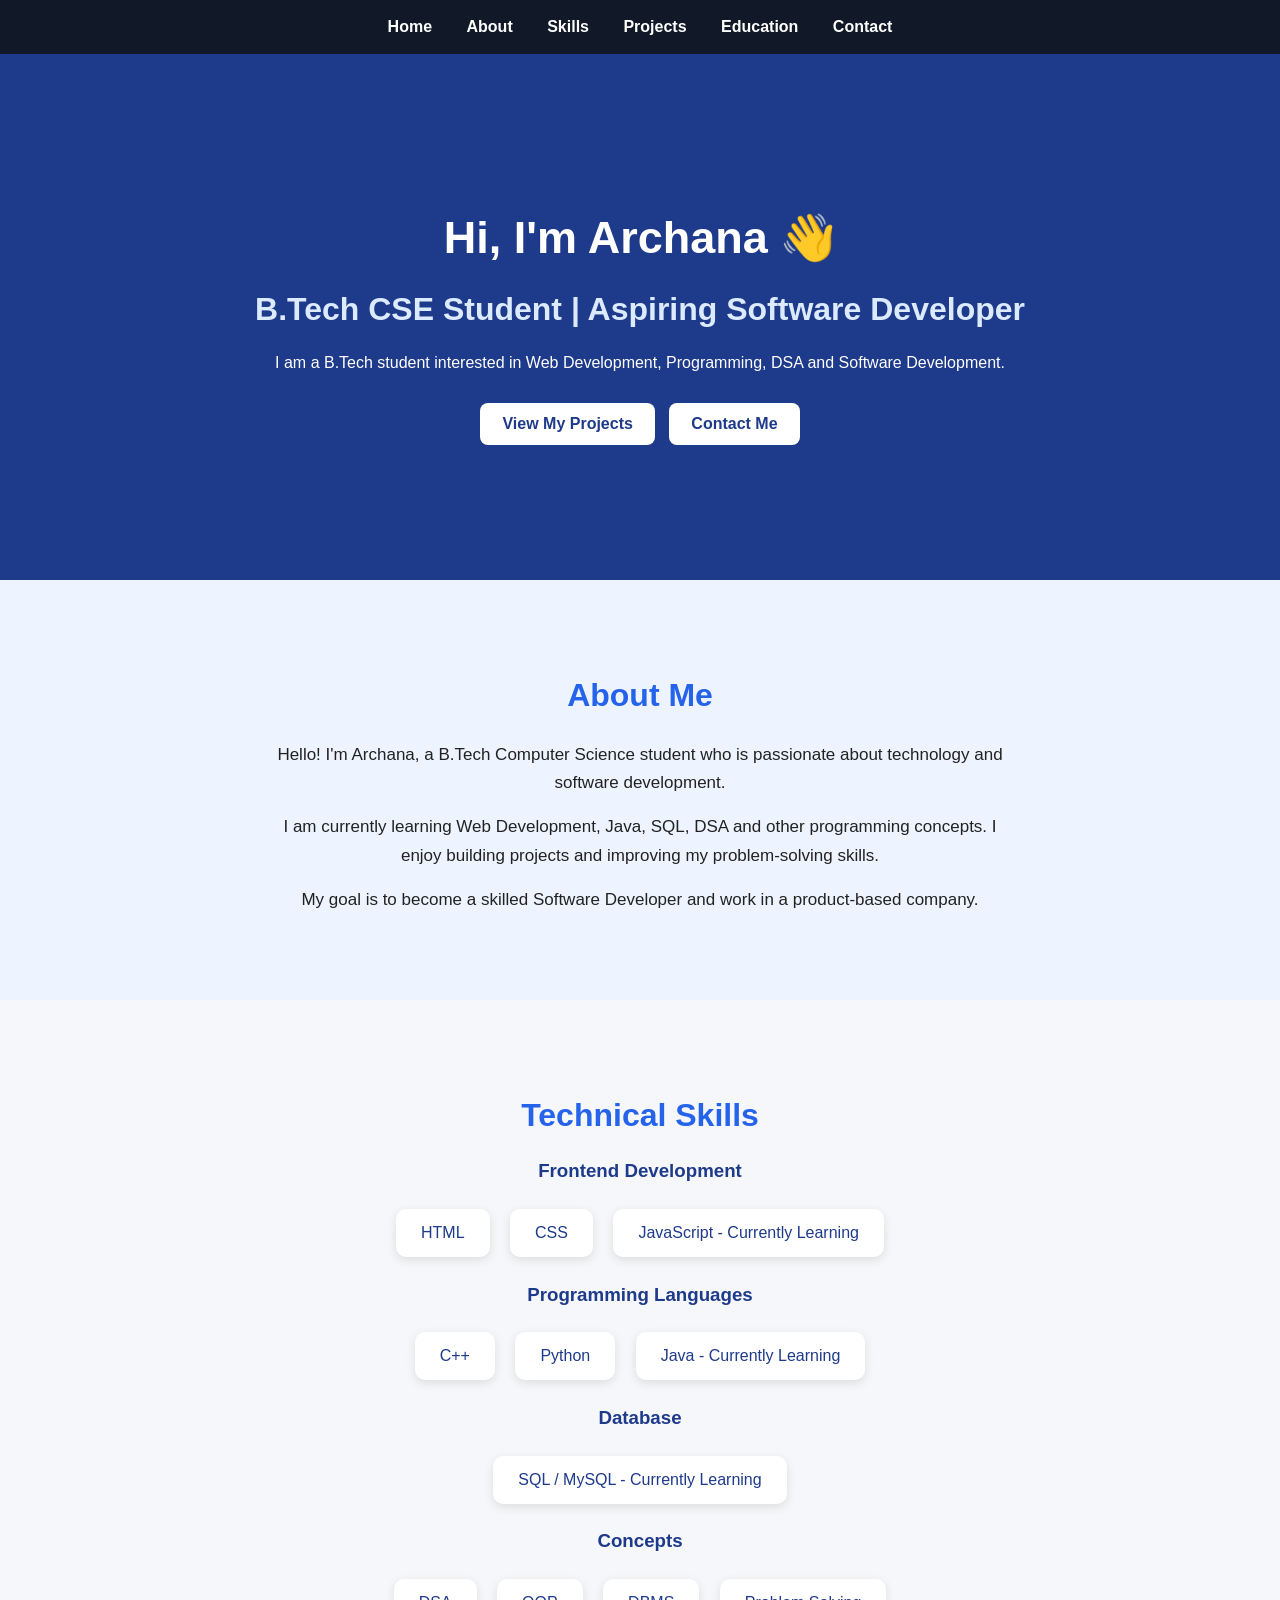
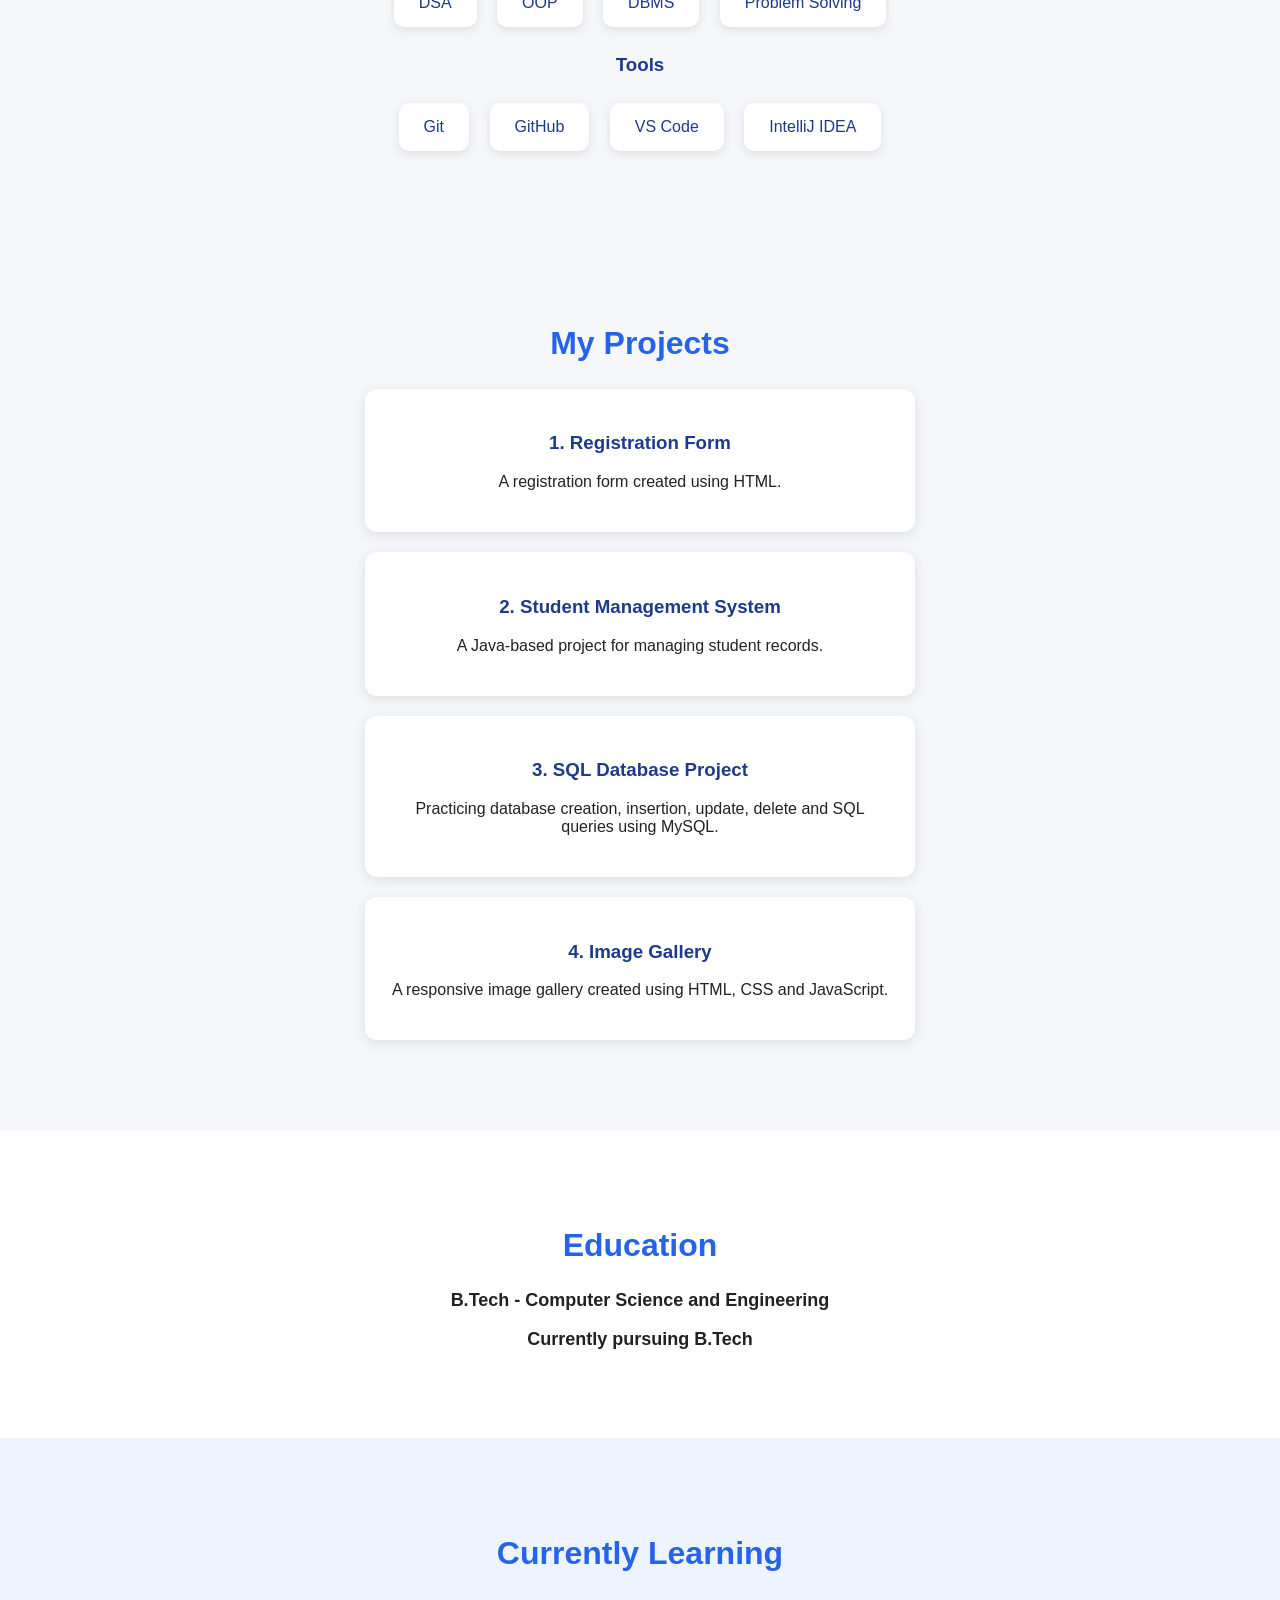
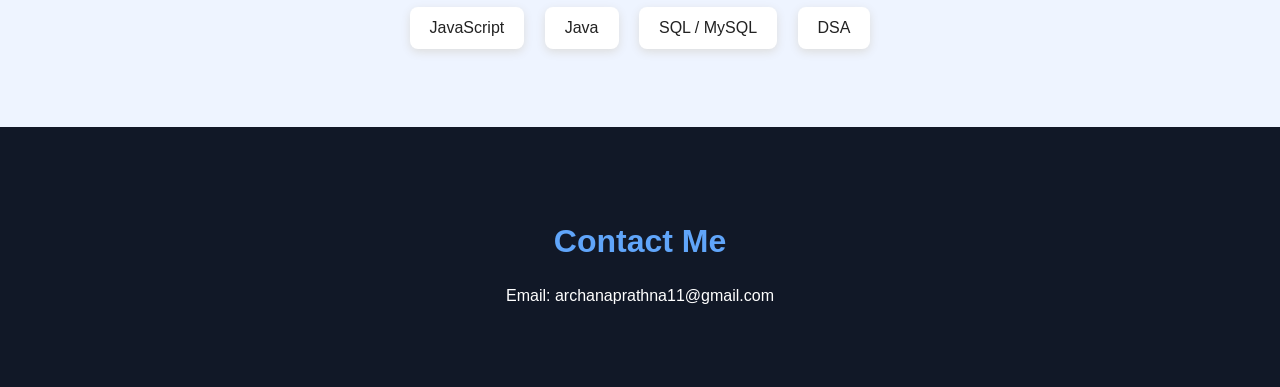
<file: index.html>
<!DOCTYPE html>
<html>

<head>

    <!-- Page ko responsive banane ke liye -->
    <meta name="viewport" content="width=device-width, initial-scale=1.0">

    <!-- CSS file ko HTML se connect karna -->
    <link rel="stylesheet" href="style.css">

    <!-- Browser tab mein ye naam dikhega -->
    <title>Archana - Portfolio</title>

</head>


<body>


    <!-- =========================
         NAVBAR
         Website ke different sections
         par jaane ke liye links
         ========================= -->

    <nav>

        <a href="#home">Home</a>

        <a href="#about">About</a>

        <a href="#skills">Skills</a>

        <a href="#projects">Projects</a>

        <a href="#education">Education</a>

        <a href="#contact">Contact</a>

    </nav>



    <!-- =========================
         HOME SECTION
         Portfolio ka first/main section
         ========================= -->

    <section id="home">

        <h1>Hi, I'm Archana 👋</h1>

        <h2>B.Tech CSE Student | Aspiring Software Developer</h2>

        <p>
            I am a B.Tech student interested in Web Development,
            Programming, DSA and Software Development.
        </p>


        <!-- Projects section par le jaane wala button -->
        <a href="#projects" class="btn">
            View My Projects
        </a>


        <!-- Contact section par le jaane wala button -->
        <a href="#contact" class="btn">
            Contact Me
        </a>

    </section>



    <!-- =========================
         ABOUT SECTION
         Apne baare mein information
         ========================= -->

    <section id="about">

        <h2>About Me</h2>


        <p>
            Hello! I'm Archana, a B.Tech Computer Science student
            who is passionate about technology and software development.
        </p>


        <p>
            I am currently learning Web Development, Java, SQL,
            DSA and other programming concepts. I enjoy building
            projects and improving my problem-solving skills.
        </p>


        <p>
            My goal is to become a skilled Software Developer
            and work in a product-based company.
        </p>

    </section>



    <!-- =========================
         SKILLS SECTION
         Jo technologies/concepts
         tum jaanti ho ya seekh rahi ho
         ========================= -->

    <section id="skills">

        <h2>Technical Skills</h2>


        <!-- Frontend skills -->
        <h3>Frontend Development</h3>

        <p>HTML</p>

        <p>CSS</p>

        <p>JavaScript - Currently Learning</p>



        <!-- Programming languages -->
        <h3>Programming Languages</h3>

        <p>C++</p>

        <p>Python</p>

        <p>Java - Currently Learning</p>



        <!-- Database skills -->
        <h3>Database</h3>

        <p>SQL / MySQL - Currently Learning</p>



        <!-- Programming concepts -->
        <h3>Concepts</h3>

        <p>DSA</p>

        <p>OOP</p>

        <p>DBMS</p>

        <p>Problem Solving</p>



        <!-- Development tools -->
        <h3>Tools</h3>

        <p>Git</p>

        <p>GitHub</p>

        <p>VS Code</p>

        <p>IntelliJ IDEA</p>

    </section>



    <!-- =========================
         PROJECTS SECTION
         Apne banaye hue projects
         yahan show kar sakte ho
         ========================= -->

    <section id="projects">

        <h2>My Projects</h2>


        <!-- Project 1 -->
        <div>

            <h3>1. Registration Form</h3>

            <p>
                A registration form created using HTML.
            </p>

        </div>



        <!-- Project 2 -->
        <div>

            <h3>2. Student Management System</h3>

            <p>
                A Java-based project for managing student records.
            </p>

        </div>



        <!-- Project 3 -->
        <div>

            <h3>3. SQL Database Project</h3>

            <p>
                Practicing database creation, insertion, update,
                delete and SQL queries using MySQL.
            </p>

        </div>



        <!-- Project 4 -->
        <div>

            <h3>4. Image Gallery</h3>

            <p>
                A responsive image gallery created using
                HTML, CSS and JavaScript.
            </p>

        </div>

    </section>



    <!-- =========================
         EDUCATION SECTION
         Education details
         ========================= -->

    <section id="education">

        <h2>Education</h2>

        <p>
            B.Tech - Computer Science and Engineering
        </p>

        <p>
            Currently pursuing B.Tech
        </p>

    </section>



    <!-- =========================
         CURRENTLY LEARNING SECTION
         Jo technologies abhi seekh rahi ho
         ========================= -->

    <section id="learning">

        <h2>Currently Learning</h2>

        <p>JavaScript</p>

        <p>Java</p>

        <p>SQL / MySQL</p>

        <p>DSA</p>

    </section>



    <!-- =========================
         CONTACT SECTION
         Contact information
         ========================= -->

    <section id="contact">

        <h2>Contact Me</h2>

        <p>
            Email: archanaprathna11@gmail.com
        </p>

       
    </section>


</body>

</html>
</file>
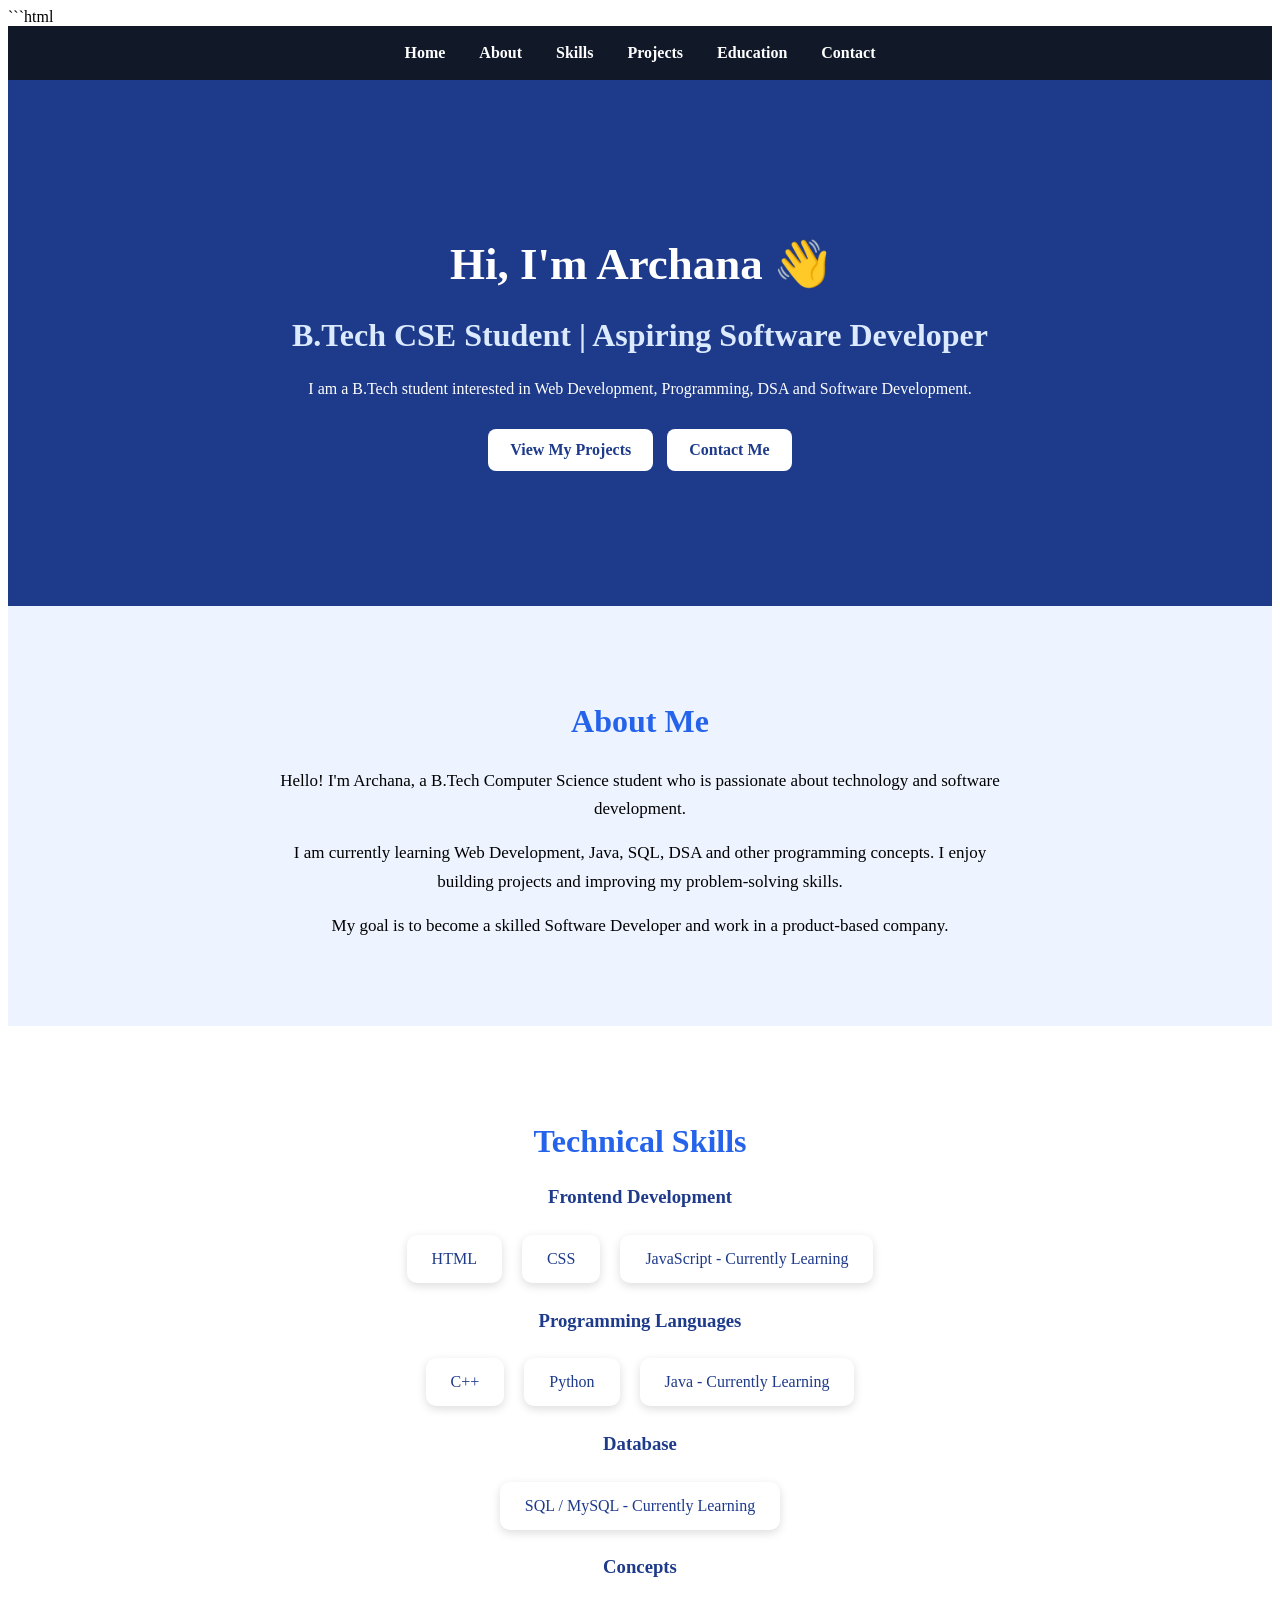
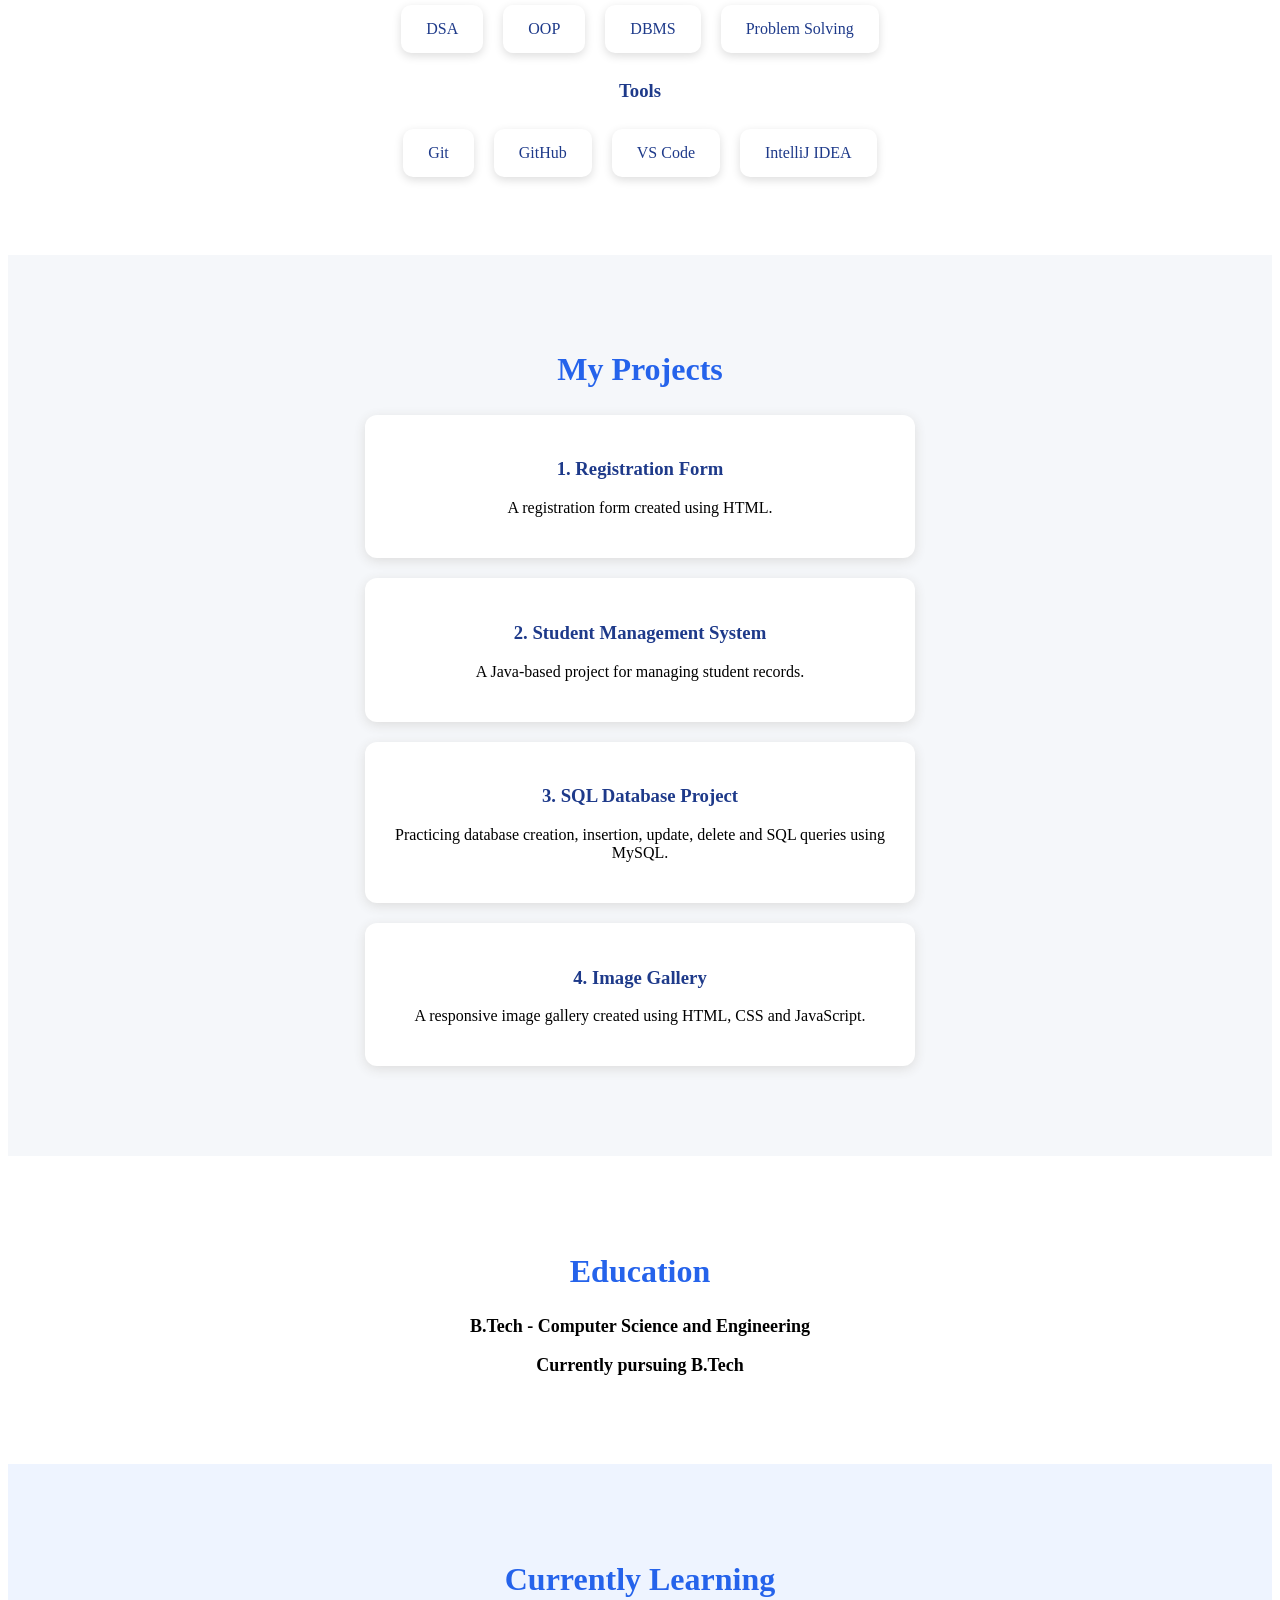
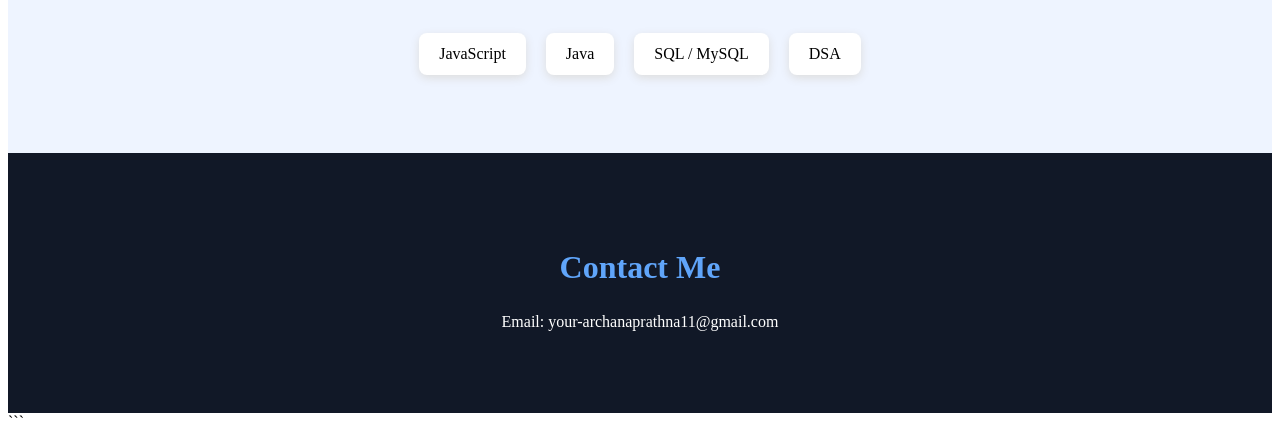
<file: 1.index.html>
```html
<!DOCTYPE html>
<html>

<head>

    <!-- Page ko responsive banane ke liye -->
    <meta name="viewport" content="width=device-width, initial-scale=1.0">

    <!-- CSS file ko HTML se connect karna -->
    <link rel="stylesheet" href="1style.css">

    <!-- Browser tab mein ye naam dikhega -->
    <title>Archana - Portfolio</title>

</head>


<body>


    <!-- =========================
         NAVBAR
         Website ke different sections
         par jaane ke liye links
         ========================= -->

    <nav>

        <a href="#home">Home</a>

        <a href="#about">About</a>

        <a href="#skills">Skills</a>

        <a href="#projects">Projects</a>

        <a href="#education">Education</a>

        <a href="#contact">Contact</a>

    </nav>



    <!-- =========================
         HOME SECTION
         Portfolio ka first/main section
         ========================= -->

    <section id="home">

        <h1>Hi, I'm Archana 👋</h1>

        <h2>B.Tech CSE Student | Aspiring Software Developer</h2>

        <p>
            I am a B.Tech student interested in Web Development,
            Programming, DSA and Software Development.
        </p>


        <!-- Projects section par le jaane wala button -->
        <a href="#projects" class="btn">
            View My Projects
        </a>


        <!-- Contact section par le jaane wala button -->
        <a href="#contact" class="btn">
            Contact Me
        </a>

    </section>



    <!-- =========================
         ABOUT SECTION
         Apne baare mein information
         ========================= -->

    <section id="about">

        <h2>About Me</h2>


        <p>
            Hello! I'm Archana, a B.Tech Computer Science student
            who is passionate about technology and software development.
        </p>


        <p>
            I am currently learning Web Development, Java, SQL,
            DSA and other programming concepts. I enjoy building
            projects and improving my problem-solving skills.
        </p>


        <p>
            My goal is to become a skilled Software Developer
            and work in a product-based company.
        </p>

    </section>



    <!-- =========================
         SKILLS SECTION
         Jo technologies/concepts
         tum jaanti ho ya seekh rahi ho
         ========================= -->

    <section id="skills">

        <h2>Technical Skills</h2>


        <!-- Frontend skills -->
        <h3>Frontend Development</h3>

        <p>HTML</p>

        <p>CSS</p>

        <p>JavaScript - Currently Learning</p>



        <!-- Programming languages -->
        <h3>Programming Languages</h3>

        <p>C++</p>

        <p>Python</p>

        <p>Java - Currently Learning</p>



        <!-- Database skills -->
        <h3>Database</h3>

        <p>SQL / MySQL - Currently Learning</p>



        <!-- Programming concepts -->
        <h3>Concepts</h3>

        <p>DSA</p>

        <p>OOP</p>

        <p>DBMS</p>

        <p>Problem Solving</p>



        <!-- Development tools -->
        <h3>Tools</h3>

        <p>Git</p>

        <p>GitHub</p>

        <p>VS Code</p>

        <p>IntelliJ IDEA</p>

    </section>



    <!-- =========================
         PROJECTS SECTION
         Apne banaye hue projects
         yahan show kar sakte ho
         ========================= -->

    <section id="projects">

        <h2>My Projects</h2>


        <!-- Project 1 -->
        <div>

            <h3>1. Registration Form</h3>

            <p>
                A registration form created using HTML.
            </p>

        </div>



        <!-- Project 2 -->
        <div>

            <h3>2. Student Management System</h3>

            <p>
                A Java-based project for managing student records.
            </p>

        </div>



        <!-- Project 3 -->
        <div>

            <h3>3. SQL Database Project</h3>

            <p>
                Practicing database creation, insertion, update,
                delete and SQL queries using MySQL.
            </p>

        </div>



        <!-- Project 4 -->
        <div>

            <h3>4. Image Gallery</h3>

            <p>
                A responsive image gallery created using
                HTML, CSS and JavaScript.
            </p>

        </div>

    </section>



    <!-- =========================
         EDUCATION SECTION
         Education details
         ========================= -->

    <section id="education">

        <h2>Education</h2>

        <p>
            B.Tech - Computer Science and Engineering
        </p>

        <p>
            Currently pursuing B.Tech
        </p>

    </section>



    <!-- =========================
         CURRENTLY LEARNING SECTION
         Jo technologies abhi seekh rahi ho
         ========================= -->

    <section id="learning">

        <h2>Currently Learning</h2>

        <p>JavaScript</p>

        <p>Java</p>

        <p>SQL / MySQL</p>

        <p>DSA</p>

    </section>



    <!-- =========================
         CONTACT SECTION
         Contact information
         ========================= -->

    <section id="contact">

        <h2>Contact Me</h2>

        <p>
            Email: your-archanaprathna11@gmail.com
        </p>

       
    </section>


</body>

</html>
```
</file>
<file: style.css>
/* =================================
   BASIC PAGE SETTINGS
   ================================= */

/* Puri website ka font */
body {

    font-family: Arial, sans-serif;

    /* Browser ka default margin remove */
    margin: 0;

    /* Website ka overall background */
    background: #f5f7fa;

    /* Normal text ka colour */
    color: #222;
}



/* =================================
   NAVBAR
   ================================= */

/* Navigation bar ka design */
nav {

    background: #111827;

    padding: 18px;

    /* Links ko center mein lana */
    text-align: center;

    /* Scroll karne par navbar top par rahega */
    position: sticky;

    top: 0;

    /* Navbar ko baaki content ke upar rakhna */
    z-index: 1000;
}


/* Navbar ke andar links */
nav a {

    color: white;

    /* Link ki default underline remove */
    text-decoration: none;

    /* Links ke beech space */
    margin: 0 15px;

    font-weight: bold;
}


/* Mouse le jaane par link ka colour change */
nav a:hover {

    color: #60a5fa;
}



/* =================================
   ALL SECTIONS
   ================================= */

/* Har section ki common styling */
section {

    padding: 70px 20px;

    /* Content center */
    text-align: center;
}



/* =================================
   HOME SECTION
   ================================= */

#home {

    /* Home section ka background */
    background: #1e3a8a;

    /* Text white */
    color: white;

    /* Home section ko bada space */
    padding: 120px 20px;
}


/* Main heading */
#home h1 {

    font-size: 45px;

    margin-bottom: 10px;
}


/* Home ka second heading */
#home h2 {

    color: #dbeafe;
}



/* =================================
   GENERAL HEADINGS
   ================================= */

h2 {

    color: #2563eb;

    font-size: 32px;
}


h3 {

    color: #1e3a8a;
}



/* =================================
   ABOUT SECTION
   ================================= */

#about {

    background: #eef4ff;
}


/* About section ke paragraphs */
#about p {

    max-width: 750px;

    /* Paragraph ko center */
    margin: 15px auto;

    /* Lines ke beech spacing */
    line-height: 1.7;

    font-size: 17px;
}



/* =================================
   SKILLS SECTION
   ================================= */

/* Skills ke individual items */
#skills p {

    /* Ek line mein card jaisa */
    display: inline-block;

    background: white;

    color: #1e3a8a;

    padding: 15px 25px;

    margin: 8px;

    border-radius: 10px;

    /* Card ke neeche halka shadow */
    box-shadow: 0 3px 10px #ddd;
}


/* Skills card par mouse le jaane par */
#skills p:hover {

    transform: translateY(-3px);

}



/* =================================
   PROJECTS SECTION
   ================================= */

#projects {

    background: #f5f7fa;
}


/* Har project ka card */
#projects div {

    background: white;

    padding: 25px;

    margin: 20px auto;

    /* Card ki maximum width */
    max-width: 500px;

    border-radius: 12px;

    box-shadow: 0 3px 12px #ddd;

    /* Animation smooth karne ke liye */
    transition: 0.3s;
}


/* Project card hover effect */
#projects div:hover {

    /* Card thoda upar move hoga */
    transform: translateY(-5px);
}



/* =================================
   EDUCATION SECTION
   ================================= */

#education {

    background: white;
}


#education p {

    font-size: 18px;

    font-weight: bold;
}



/* =================================
   CURRENTLY LEARNING
   ================================= */

#learning {

    background: #eef4ff;
}


/* JavaScript, Java, SQL, DSA
   ko small cards banana */
#learning p {

    display: inline-block;

    background: white;

    padding: 12px 20px;

    margin: 8px;

    border-radius: 8px;

    box-shadow: 0 3px 10px #ddd;
}


/* Learning card hover */
#learning p:hover {

    transform: translateY(-3px);
}



/* =================================
   CONTACT SECTION
   ================================= */

#contact {

    background: #111827;

    color: white;
}


/* Contact heading */
#contact h2 {

    color: #60a5fa;
}


/* Contact ke paragraphs */
#contact p {

    margin: 12px;
}



/* =================================
   BUTTONS
   ================================= */

/* View Projects aur Contact Me buttons */
.btn {

    /* Button ko proper box banana */
    display: inline-block;

    background: white;

    color: #1e3a8a;

    padding: 12px 22px;

    margin: 15px 5px;

    border-radius: 8px;

    /* Underline remove */
    text-decoration: none;

    font-weight: bold;

    /* Hover animation smooth */
    transition: 0.3s;
}


/* Button par mouse le jaane par */
.btn:hover {

    background: #60a5fa;

    color: white;

    transform: translateY(-2px);
}



/* =================================
   SMOOTH SCROLLING
   ================================= */

/* Navbar link click karne par
   page smoothly scroll karega */
html {

    scroll-behavior: smooth;
}



/* =================================
   MOBILE RESPONSIVE
   ================================= */

/* Jab screen 600px ya usse chhoti ho */
@media (max-width: 600px) {


    /* Navbar links vertically aa jayenge */
    nav a {

        display: block;

        margin: 10px;
    }


    /* Mobile mein Home heading chhoti */
    #home h1 {

        font-size: 32px;
    }


    /* Mobile mein Home subtitle */
    #home h2 {

        font-size: 20px;
    }


    /* Mobile mein section ka padding */
    section {

        padding: 50px 15px;
    }


    /* Mobile mein buttons ek ke neeche ek */
    .btn {

        display: block;

        width: 180px;

        margin: 12px auto;
    }

}
</file>
<file: 1style.css>
```css
/* =================================
   BASIC PAGE SETTINGS
   ================================= */

/* Puri website ka font */
body {

    font-family: Arial, sans-serif;

    /* Browser ka default margin remove */
    margin: 0;

    /* Website ka overall background */
    background: #f5f7fa;

    /* Normal text ka colour */
    color: #222;
}



/* =================================
   NAVBAR
   ================================= */

/* Navigation bar ka design */
nav {

    background: #111827;

    padding: 18px;

    /* Links ko center mein lana */
    text-align: center;

    /* Scroll karne par navbar top par rahega */
    position: sticky;

    top: 0;

    /* Navbar ko baaki content ke upar rakhna */
    z-index: 1000;
}


/* Navbar ke andar links */
nav a {

    color: white;

    /* Link ki default underline remove */
    text-decoration: none;

    /* Links ke beech space */
    margin: 0 15px;

    font-weight: bold;
}


/* Mouse le jaane par link ka colour change */
nav a:hover {

    color: #60a5fa;
}



/* =================================
   ALL SECTIONS
   ================================= */

/* Har section ki common styling */
section {

    padding: 70px 20px;

    /* Content center */
    text-align: center;
}



/* =================================
   HOME SECTION
   ================================= */

#home {

    /* Home section ka background */
    background: #1e3a8a;

    /* Text white */
    color: white;

    /* Home section ko bada space */
    padding: 120px 20px;
}


/* Main heading */
#home h1 {

    font-size: 45px;

    margin-bottom: 10px;
}


/* Home ka second heading */
#home h2 {

    color: #dbeafe;
}



/* =================================
   GENERAL HEADINGS
   ================================= */

h2 {

    color: #2563eb;

    font-size: 32px;
}


h3 {

    color: #1e3a8a;
}



/* =================================
   ABOUT SECTION
   ================================= */

#about {

    background: #eef4ff;
}


/* About section ke paragraphs */
#about p {

    max-width: 750px;

    /* Paragraph ko center */
    margin: 15px auto;

    /* Lines ke beech spacing */
    line-height: 1.7;

    font-size: 17px;
}



/* =================================
   SKILLS SECTION
   ================================= */

/* Skills ke individual items */
#skills p {

    /* Ek line mein card jaisa */
    display: inline-block;

    background: white;

    color: #1e3a8a;

    padding: 15px 25px;

    margin: 8px;

    border-radius: 10px;

    /* Card ke neeche halka shadow */
    box-shadow: 0 3px 10px #ddd;
}


/* Skills card par mouse le jaane par */
#skills p:hover {

    transform: translateY(-3px);

}



/* =================================
   PROJECTS SECTION
   ================================= */

#projects {

    background: #f5f7fa;
}


/* Har project ka card */
#projects div {

    background: white;

    padding: 25px;

    margin: 20px auto;

    /* Card ki maximum width */
    max-width: 500px;

    border-radius: 12px;

    box-shadow: 0 3px 12px #ddd;

    /* Animation smooth karne ke liye */
    transition: 0.3s;
}


/* Project card hover effect */
#projects div:hover {

    /* Card thoda upar move hoga */
    transform: translateY(-5px);
}



/* =================================
   EDUCATION SECTION
   ================================= */

#education {

    background: white;
}


#education p {

    font-size: 18px;

    font-weight: bold;
}



/* =================================
   CURRENTLY LEARNING
   ================================= */

#learning {

    background: #eef4ff;
}


/* JavaScript, Java, SQL, DSA
   ko small cards banana */
#learning p {

    display: inline-block;

    background: white;

    padding: 12px 20px;

    margin: 8px;

    border-radius: 8px;

    box-shadow: 0 3px 10px #ddd;
}


/* Learning card hover */
#learning p:hover {

    transform: translateY(-3px);
}



/* =================================
   CONTACT SECTION
   ================================= */

#contact {

    background: #111827;

    color: white;
}


/* Contact heading */
#contact h2 {

    color: #60a5fa;
}


/* Contact ke paragraphs */
#contact p {

    margin: 12px;
}



/* =================================
   BUTTONS
   ================================= */

/* View Projects aur Contact Me buttons */
.btn {

    /* Button ko proper box banana */
    display: inline-block;

    background: white;

    color: #1e3a8a;

    padding: 12px 22px;

    margin: 15px 5px;

    border-radius: 8px;

    /* Underline remove */
    text-decoration: none;

    font-weight: bold;

    /* Hover animation smooth */
    transition: 0.3s;
}


/* Button par mouse le jaane par */
.btn:hover {

    background: #60a5fa;

    color: white;

    transform: translateY(-2px);
}



/* =================================
   SMOOTH SCROLLING
   ================================= */

/* Navbar link click karne par
   page smoothly scroll karega */
html {

    scroll-behavior: smooth;
}



/* =================================
   MOBILE RESPONSIVE
   ================================= */

/* Jab screen 600px ya usse chhoti ho */
@media (max-width: 600px) {


    /* Navbar links vertically aa jayenge */
    nav a {

        display: block;

        margin: 10px;
    }


    /* Mobile mein Home heading chhoti */
    #home h1 {

        font-size: 32px;
    }


    /* Mobile mein Home subtitle */
    #home h2 {

        font-size: 20px;
    }


    /* Mobile mein section ka padding */
    section {

        padding: 50px 15px;
    }


    /* Mobile mein buttons ek ke neeche ek */
    .btn {

        display: block;

        width: 180px;

        margin: 12px auto;
    }

}
```
</file>
